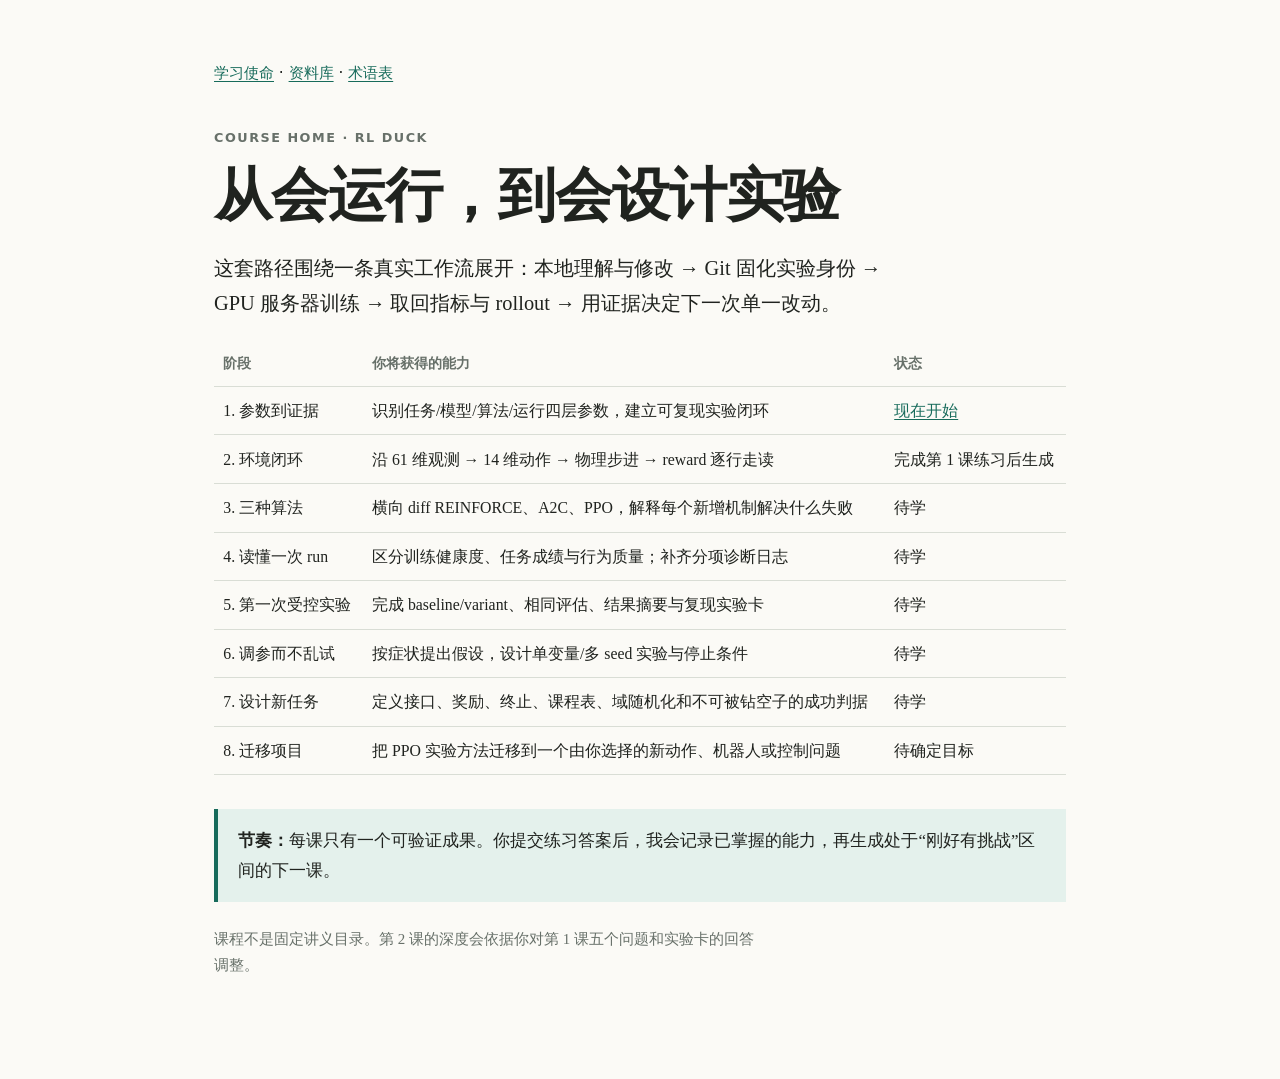
<file: lessons/index.html>
<!doctype html>
<html lang="zh-CN">
<head>
  <meta charset="utf-8">
  <meta name="viewport" content="width=device-width, initial-scale=1">
  <title>RL Duck 系统学习路径</title>
  <link rel="stylesheet" href="../assets/course.css">
</head>
<body>
  <nav><a href="../MISSION.md">学习使命</a> · <a href="../RESOURCES.md">资料库</a> · <a href="../reference/glossary.html">术语表</a></nav>
  <p class="kicker">Course home · RL Duck</p>
  <h1>从会运行，到会设计实验</h1>
  <p class="lead">这套路径围绕一条真实工作流展开：本地理解与修改 → Git 固化实验身份 → GPU 服务器训练 → 取回指标与 rollout → 用证据决定下一次单一改动。</p>

  <table>
    <thead><tr><th>阶段</th><th>你将获得的能力</th><th>状态</th></tr></thead>
    <tbody>
      <tr><td>1. 参数到证据</td><td>识别任务/模型/算法/运行四层参数，建立可复现实验闭环</td><td><a href="0001-trace-parameters-to-evidence.html">现在开始</a></td></tr>
      <tr><td>2. 环境闭环</td><td>沿 61 维观测 → 14 维动作 → 物理步进 → reward 逐行走读</td><td>完成第 1 课练习后生成</td></tr>
      <tr><td>3. 三种算法</td><td>横向 diff REINFORCE、A2C、PPO，解释每个新增机制解决什么失败</td><td>待学</td></tr>
      <tr><td>4. 读懂一次 run</td><td>区分训练健康度、任务成绩与行为质量；补齐分项诊断日志</td><td>待学</td></tr>
      <tr><td>5. 第一次受控实验</td><td>完成 baseline/variant、相同评估、结果摘要与复现实验卡</td><td>待学</td></tr>
      <tr><td>6. 调参而不乱试</td><td>按症状提出假设，设计单变量/多 seed 实验与停止条件</td><td>待学</td></tr>
      <tr><td>7. 设计新任务</td><td>定义接口、奖励、终止、课程表、域随机化和不可被钻空子的成功判据</td><td>待学</td></tr>
      <tr><td>8. 迁移项目</td><td>把 PPO 实验方法迁移到一个由你选择的新动作、机器人或控制问题</td><td>待确定目标</td></tr>
    </tbody>
  </table>

  <div class="callout"><strong>节奏：</strong>每课只有一个可验证成果。你提交练习答案后，我会记录已掌握的能力，再生成处于“刚好有挑战”区间的下一课。</div>
  <p class="small">课程不是固定讲义目录。第 2 课的深度会依据你对第 1 课五个问题和实验卡的回答调整。</p>
</body>
</html>
</file>
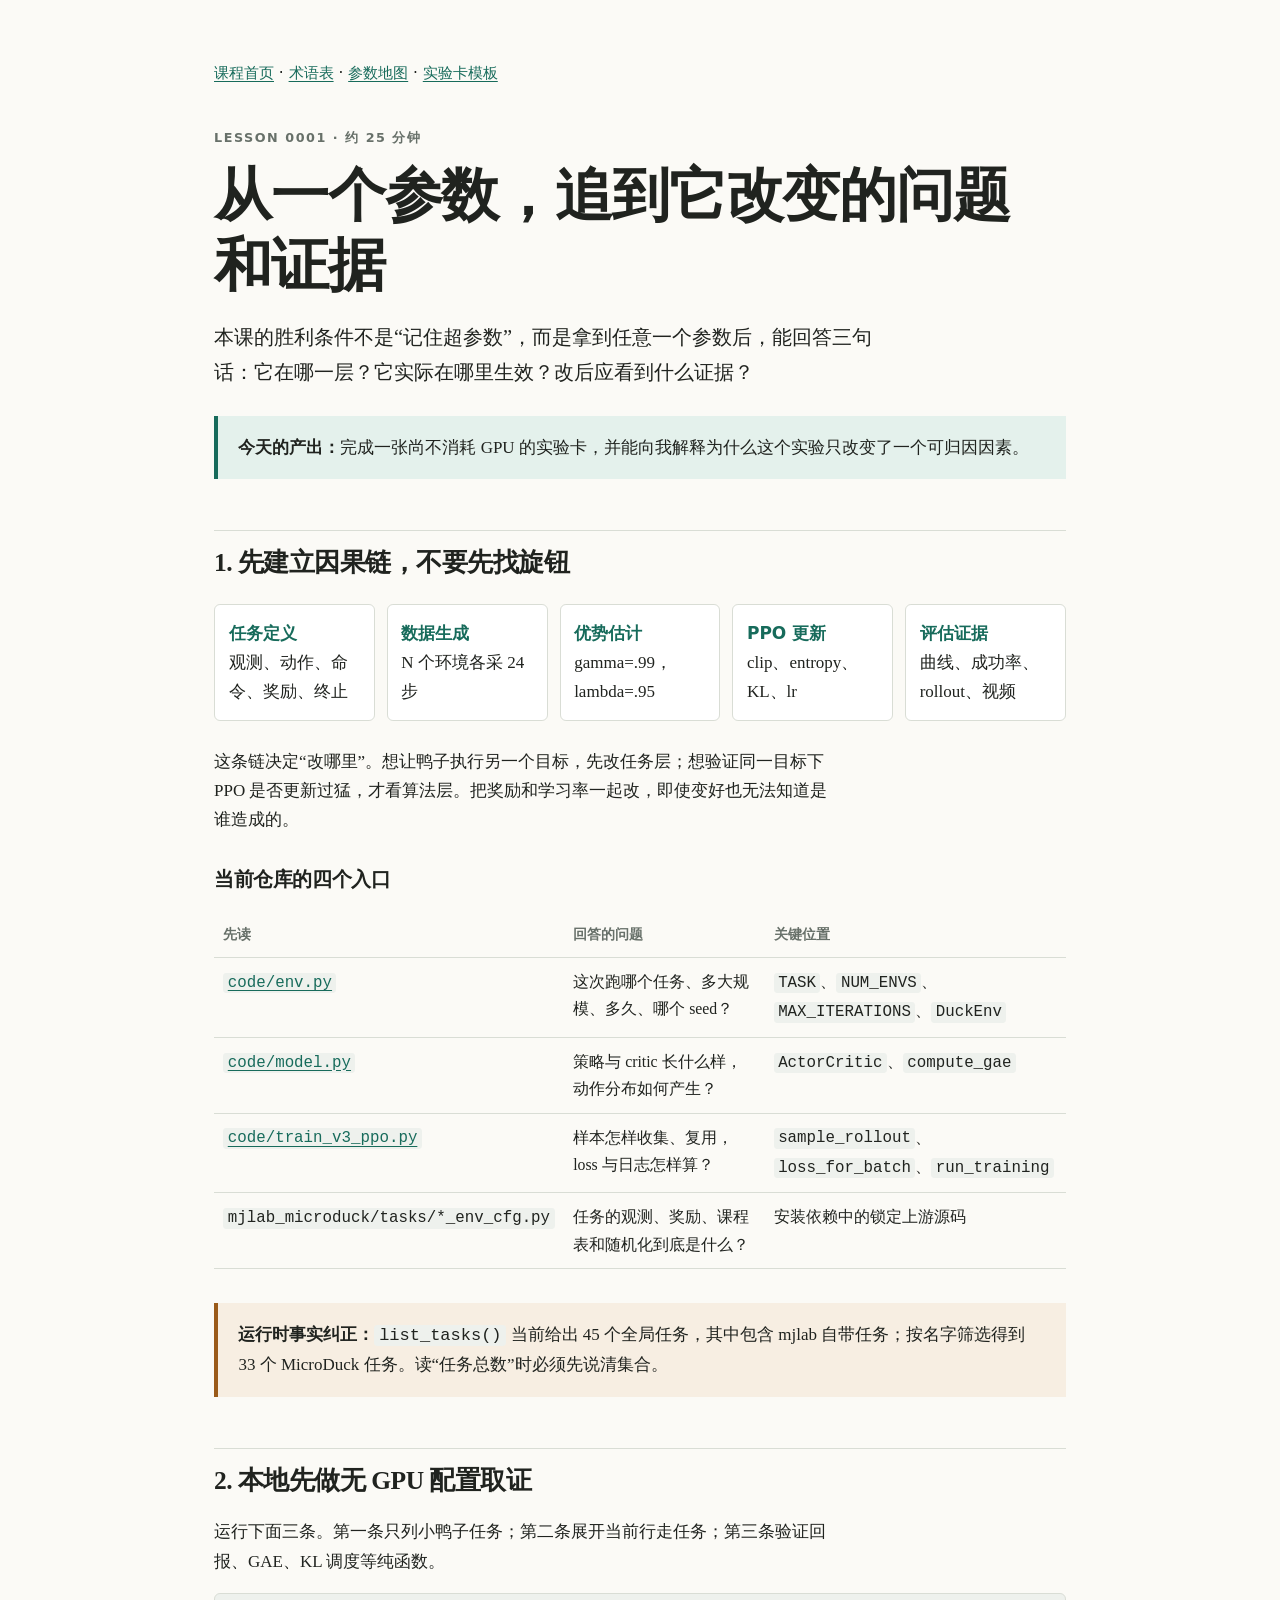
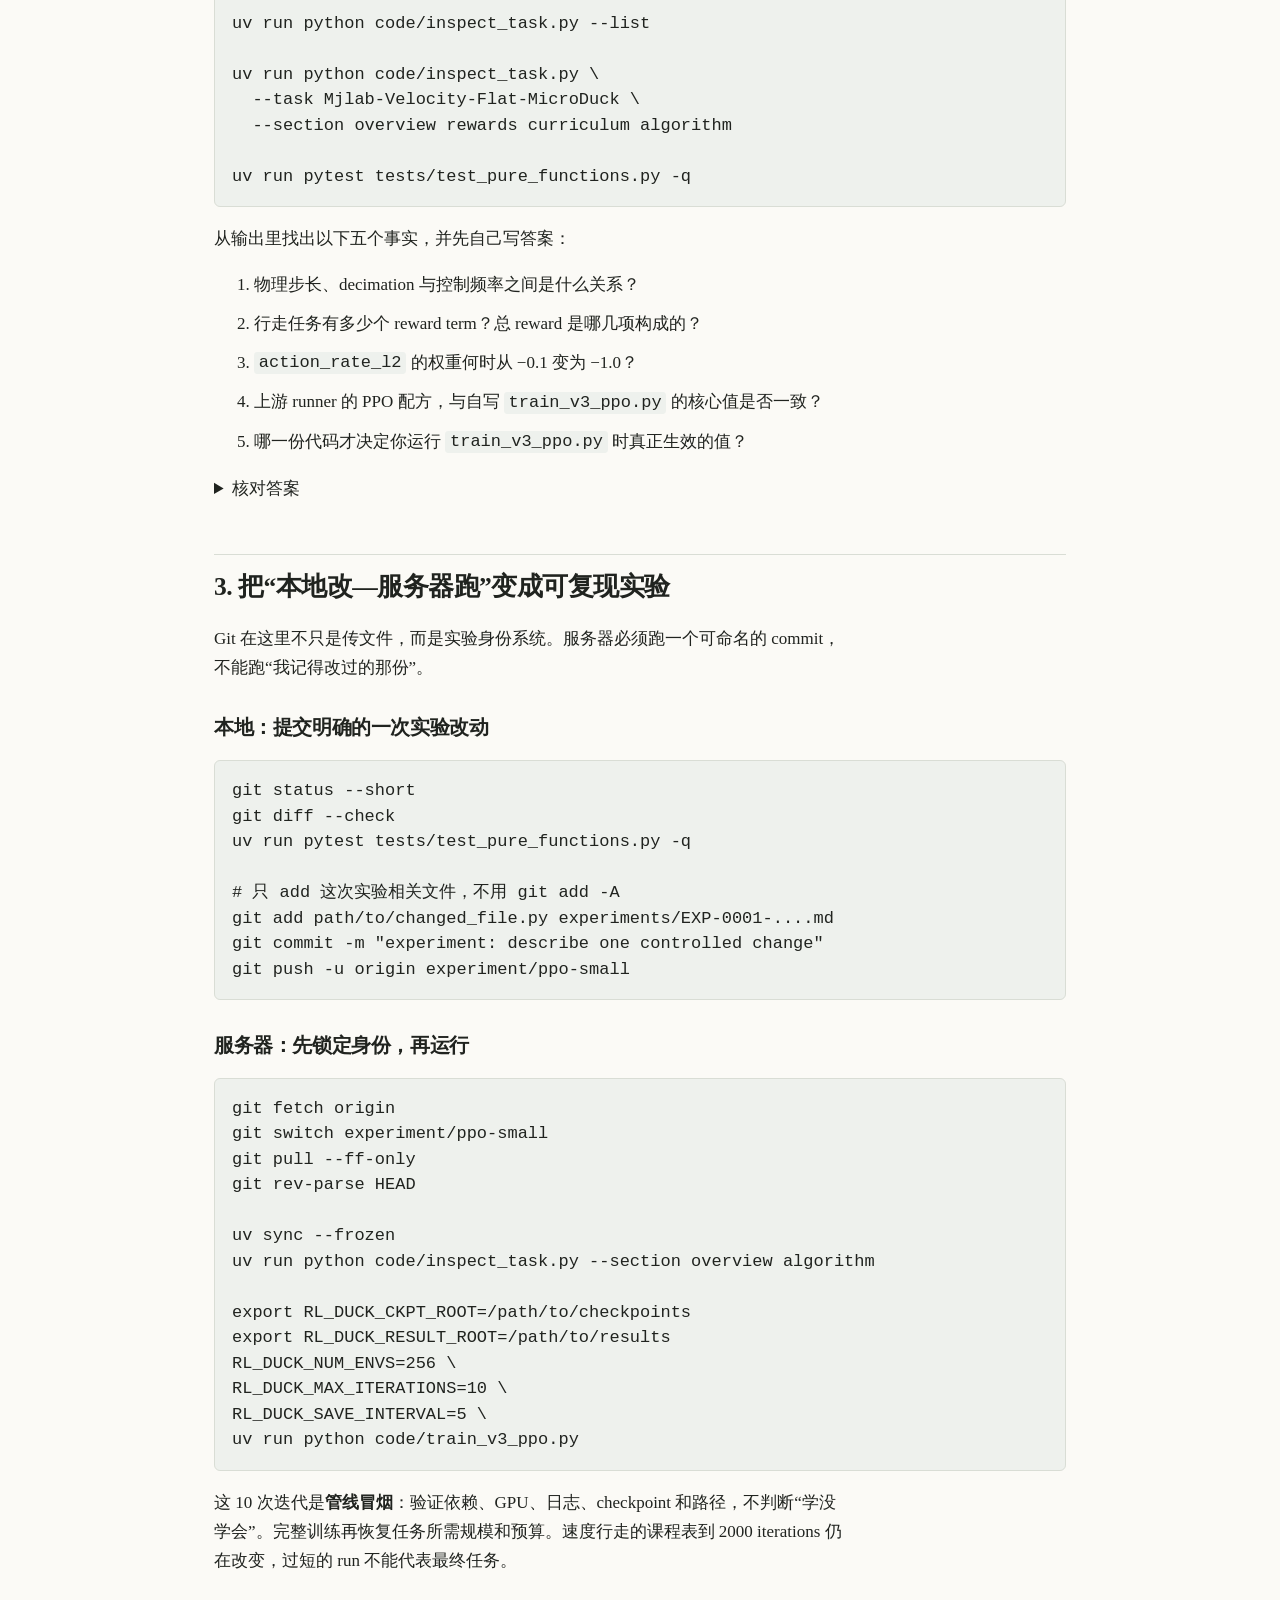
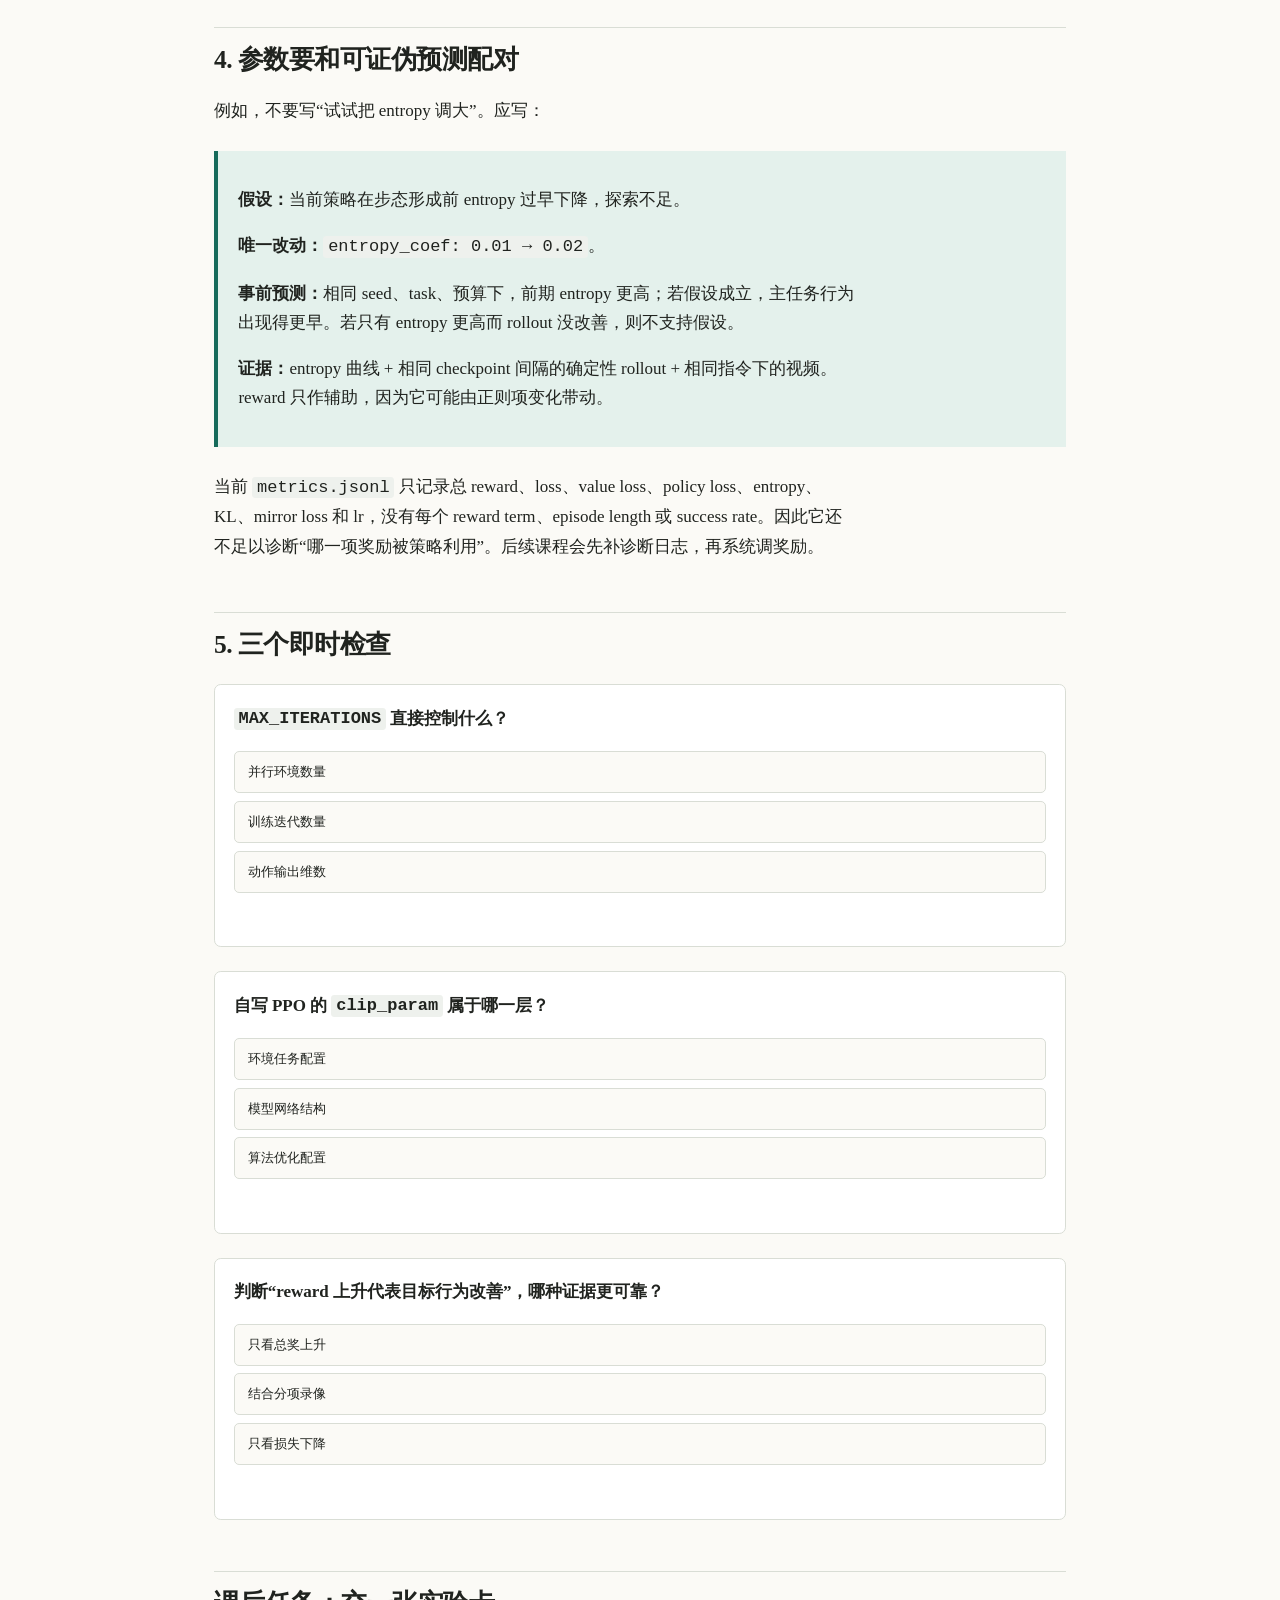
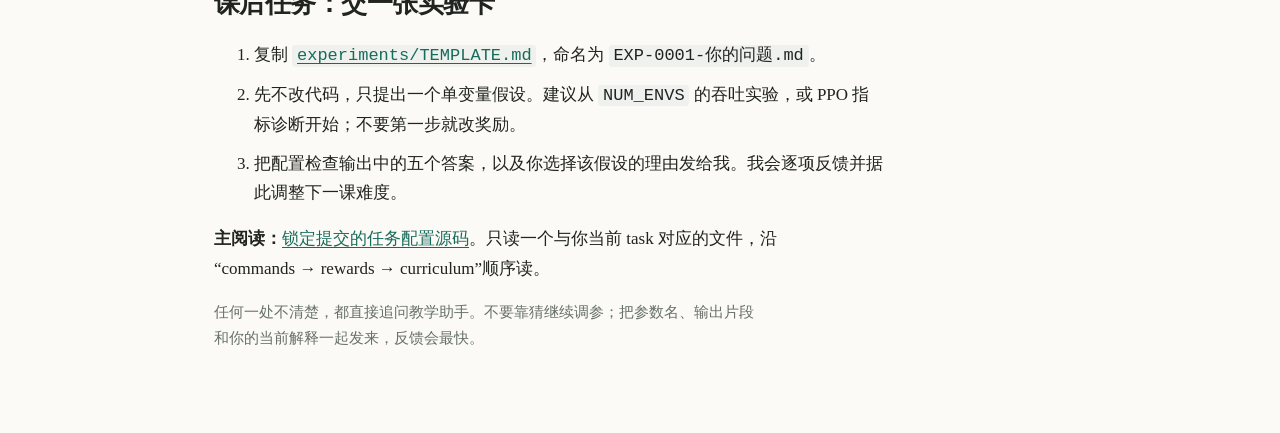
<file: lessons/0001-trace-parameters-to-evidence.html>
<!doctype html>
<html lang="zh-CN">
<head>
  <meta charset="utf-8">
  <meta name="viewport" content="width=device-width, initial-scale=1">
  <title>第 1 课：从参数追到实验问题与证据</title>
  <link rel="stylesheet" href="../assets/course.css">
</head>
<body>
  <nav><a href="index.html">课程首页</a> · <a href="../reference/glossary.html">术语表</a> · <a href="../reference/experiment-parameter-map.html">参数地图</a> · <a href="../experiments/TEMPLATE.md">实验卡模板</a></nav>
  <p class="kicker">Lesson 0001 · 约 25 分钟</p>
  <h1>从一个参数，追到它改变的问题和证据</h1>
  <p class="lead">本课的胜利条件不是“记住超参数”，而是拿到任意一个参数后，能回答三句话：它在哪一层？它实际在哪里生效？改后应看到什么证据？</p>

  <div class="callout"><strong>今天的产出：</strong>完成一张尚不消耗 GPU 的实验卡，并能向我解释为什么这个实验只改变了一个可归因因素。</div>

  <h2>1. 先建立因果链，不要先找旋钮</h2>
  <div class="flow" aria-label="实验因果链">
    <div><strong>任务定义</strong>观测、动作、命令、奖励、终止</div>
    <div><strong>数据生成</strong>N 个环境各采 24 步</div>
    <div><strong>优势估计</strong>gamma=.99，lambda=.95</div>
    <div><strong>PPO 更新</strong>clip、entropy、KL、lr</div>
    <div><strong>评估证据</strong>曲线、成功率、rollout、视频</div>
  </div>
  <p>这条链决定“改哪里”。想让鸭子执行另一个目标，先改任务层；想验证同一目标下 PPO 是否更新过猛，才看算法层。把奖励和学习率一起改，即使变好也无法知道是谁造成的。</p>

  <h3>当前仓库的四个入口</h3>
  <table>
    <thead><tr><th>先读</th><th>回答的问题</th><th>关键位置</th></tr></thead>
    <tbody>
      <tr><td><a href="../code/env.py"><code>code/env.py</code></a></td><td>这次跑哪个任务、多大规模、多久、哪个 seed？</td><td><code>TASK</code>、<code>NUM_ENVS</code>、<code>MAX_ITERATIONS</code>、<code>DuckEnv</code></td></tr>
      <tr><td><a href="../code/model.py"><code>code/model.py</code></a></td><td>策略与 critic 长什么样，动作分布如何产生？</td><td><code>ActorCritic</code>、<code>compute_gae</code></td></tr>
      <tr><td><a href="../code/train_v3_ppo.py"><code>code/train_v3_ppo.py</code></a></td><td>样本怎样收集、复用，loss 与日志怎样算？</td><td><code>sample_rollout</code>、<code>loss_for_batch</code>、<code>run_training</code></td></tr>
      <tr><td><code>mjlab_microduck/tasks/*_env_cfg.py</code></td><td>任务的观测、奖励、课程表和随机化到底是什么？</td><td>安装依赖中的锁定上游源码</td></tr>
    </tbody>
  </table>

  <div class="callout warning"><strong>运行时事实纠正：</strong><code>list_tasks()</code> 当前给出 45 个全局任务，其中包含 mjlab 自带任务；按名字筛选得到 33 个 MicroDuck 任务。读“任务总数”时必须先说清集合。</div>

  <h2>2. 本地先做无 GPU 配置取证</h2>
  <p>运行下面三条。第一条只列小鸭子任务；第二条展开当前行走任务；第三条验证回报、GAE、KL 调度等纯函数。</p>
  <pre><code>uv run python code/inspect_task.py --list

uv run python code/inspect_task.py \
  --task Mjlab-Velocity-Flat-MicroDuck \
  --section overview rewards curriculum algorithm

uv run pytest tests/test_pure_functions.py -q</code></pre>

  <p>从输出里找出以下五个事实，并先自己写答案：</p>
  <ol class="checklist">
    <li>物理步长、decimation 与控制频率之间是什么关系？</li>
    <li>行走任务有多少个 reward term？总 reward 是哪几项构成的？</li>
    <li><code>action_rate_l2</code> 的权重何时从 −0.1 变为 −1.0？</li>
    <li>上游 runner 的 PPO 配方，与自写 <code>train_v3_ppo.py</code> 的核心值是否一致？</li>
    <li>哪一份代码才决定你运行 <code>train_v3_ppo.py</code> 时真正生效的值？</li>
  </ol>
  <details><summary>核对答案</summary>
    <p>物理步长 0.005 s，decimation=4，所以控制周期 0.02 s、频率 50 Hz。行走任务当前 16 个 reward term。<code>action_rate_l2</code> 在 curriculum 中分阶段变化，到 1500×24 个环境控制步时为 −1.0。上游 PPO 配方与自写 PPO 的核心默认值目前对齐；但运行自写脚本时，真正生效的是 <code>train_v3_ppo.py</code> 调用链中的值。</p>
  </details>

  <h2>3. 把“本地改—服务器跑”变成可复现实验</h2>
  <p>Git 在这里不只是传文件，而是实验身份系统。服务器必须跑一个可命名的 commit，不能跑“我记得改过的那份”。</p>

  <h3>本地：提交明确的一次实验改动</h3>
  <pre><code>git status --short
git diff --check
uv run pytest tests/test_pure_functions.py -q

# 只 add 这次实验相关文件，不用 git add -A
git add path/to/changed_file.py experiments/EXP-0001-....md
git commit -m "experiment: describe one controlled change"
git push -u origin experiment/ppo-small</code></pre>

  <h3>服务器：先锁定身份，再运行</h3>
  <pre><code>git fetch origin
git switch experiment/ppo-small
git pull --ff-only
git rev-parse HEAD

uv sync --frozen
uv run python code/inspect_task.py --section overview algorithm

export RL_DUCK_CKPT_ROOT=/path/to/checkpoints
export RL_DUCK_RESULT_ROOT=/path/to/results
RL_DUCK_NUM_ENVS=256 \
RL_DUCK_MAX_ITERATIONS=10 \
RL_DUCK_SAVE_INTERVAL=5 \
uv run python code/train_v3_ppo.py</code></pre>
  <p>这 10 次迭代是<strong>管线冒烟</strong>：验证依赖、GPU、日志、checkpoint 和路径，不判断“学没学会”。完整训练再恢复任务所需规模和预算。速度行走的课程表到 2000 iterations 仍在改变，过短的 run 不能代表最终任务。</p>

  <h2>4. 参数要和可证伪预测配对</h2>
  <p>例如，不要写“试试把 entropy 调大”。应写：</p>
  <div class="callout">
    <p><strong>假设：</strong>当前策略在步态形成前 entropy 过早下降，探索不足。</p>
    <p><strong>唯一改动：</strong><code>entropy_coef: 0.01 → 0.02</code>。</p>
    <p><strong>事前预测：</strong>相同 seed、task、预算下，前期 entropy 更高；若假设成立，主任务行为出现得更早。若只有 entropy 更高而 rollout 没改善，则不支持假设。</p>
    <p><strong>证据：</strong>entropy 曲线 + 相同 checkpoint 间隔的确定性 rollout + 相同指令下的视频。reward 只作辅助，因为它可能由正则项变化带动。</p>
  </div>

  <p>当前 <code>metrics.jsonl</code> 只记录总 reward、loss、value loss、policy loss、entropy、KL、mirror loss 和 lr，没有每个 reward term、episode length 或 success rate。因此它还不足以诊断“哪一项奖励被策略利用”。后续课程会先补诊断日志，再系统调奖励。</p>

  <h2>5. 三个即时检查</h2>
  <div class="quiz">
    <p><code>MAX_ITERATIONS</code> 直接控制什么？</p>
    <button data-answer="wrong" data-why="它由 NUM_ENVS 控制。">并行环境数量</button>
    <button data-answer="correct" data-ok="对：它控制外层采样—更新循环次数。">训练迭代数量</button>
    <button data-answer="wrong" data-why="它由环境动作空间决定。">动作输出维数</button>
    <div class="feedback" aria-live="polite"></div>
  </div>

  <div class="quiz">
    <p>自写 PPO 的 <code>clip_param</code> 属于哪一层？</p>
    <button data-answer="wrong" data-why="奖励与终止才属于任务配置。">环境任务配置</button>
    <button data-answer="wrong" data-why="隐藏层与动作分布结构属于模型层。">模型网络结构</button>
    <button data-answer="correct" data-ok="对：它规定 PPO 如何限制策略更新。">算法优化配置</button>
    <div class="feedback" aria-live="polite"></div>
  </div>

  <div class="quiz">
    <p>判断“reward 上升代表目标行为改善”，哪种证据更可靠？</p>
    <button data-answer="wrong" data-why="总分可能由正则项或奖励漏洞推动。">只看总奖上升</button>
    <button data-answer="correct" data-ok="对：数值分项与可视行为需要相互印证。">结合分项录像</button>
    <button data-answer="wrong" data-why="loss 是优化量，不是任务成绩。">只看损失下降</button>
    <div class="feedback" aria-live="polite"></div>
  </div>

  <h2>课后任务：交一张实验卡</h2>
  <ol class="checklist">
    <li>复制 <a href="../experiments/TEMPLATE.md"><code>experiments/TEMPLATE.md</code></a>，命名为 <code>EXP-0001-你的问题.md</code>。</li>
    <li>先不改代码，只提出一个单变量假设。建议从 <code>NUM_ENVS</code> 的吞吐实验，或 PPO 指标诊断开始；不要第一步就改奖励。</li>
    <li>把配置检查输出中的五个答案，以及你选择该假设的理由发给我。我会逐项反馈并据此调整下一课难度。</li>
  </ol>

  <p><strong>主阅读：</strong><a href="https://github.com/pollen-robotics/microduck_rl/tree/5946fd9cdbc58956424420153e51975af3b30d77/src/mjlab_microduck/tasks">锁定提交的任务配置源码</a>。只读一个与你当前 task 对应的文件，沿“commands → rewards → curriculum”顺序读。</p>
  <p class="small">任何一处不清楚，都直接追问教学助手。不要靠猜继续调参；把参数名、输出片段和你的当前解释一起发来，反馈会最快。</p>

  <script src="../assets/quiz.js"></script>
</body>
</html>
</file>
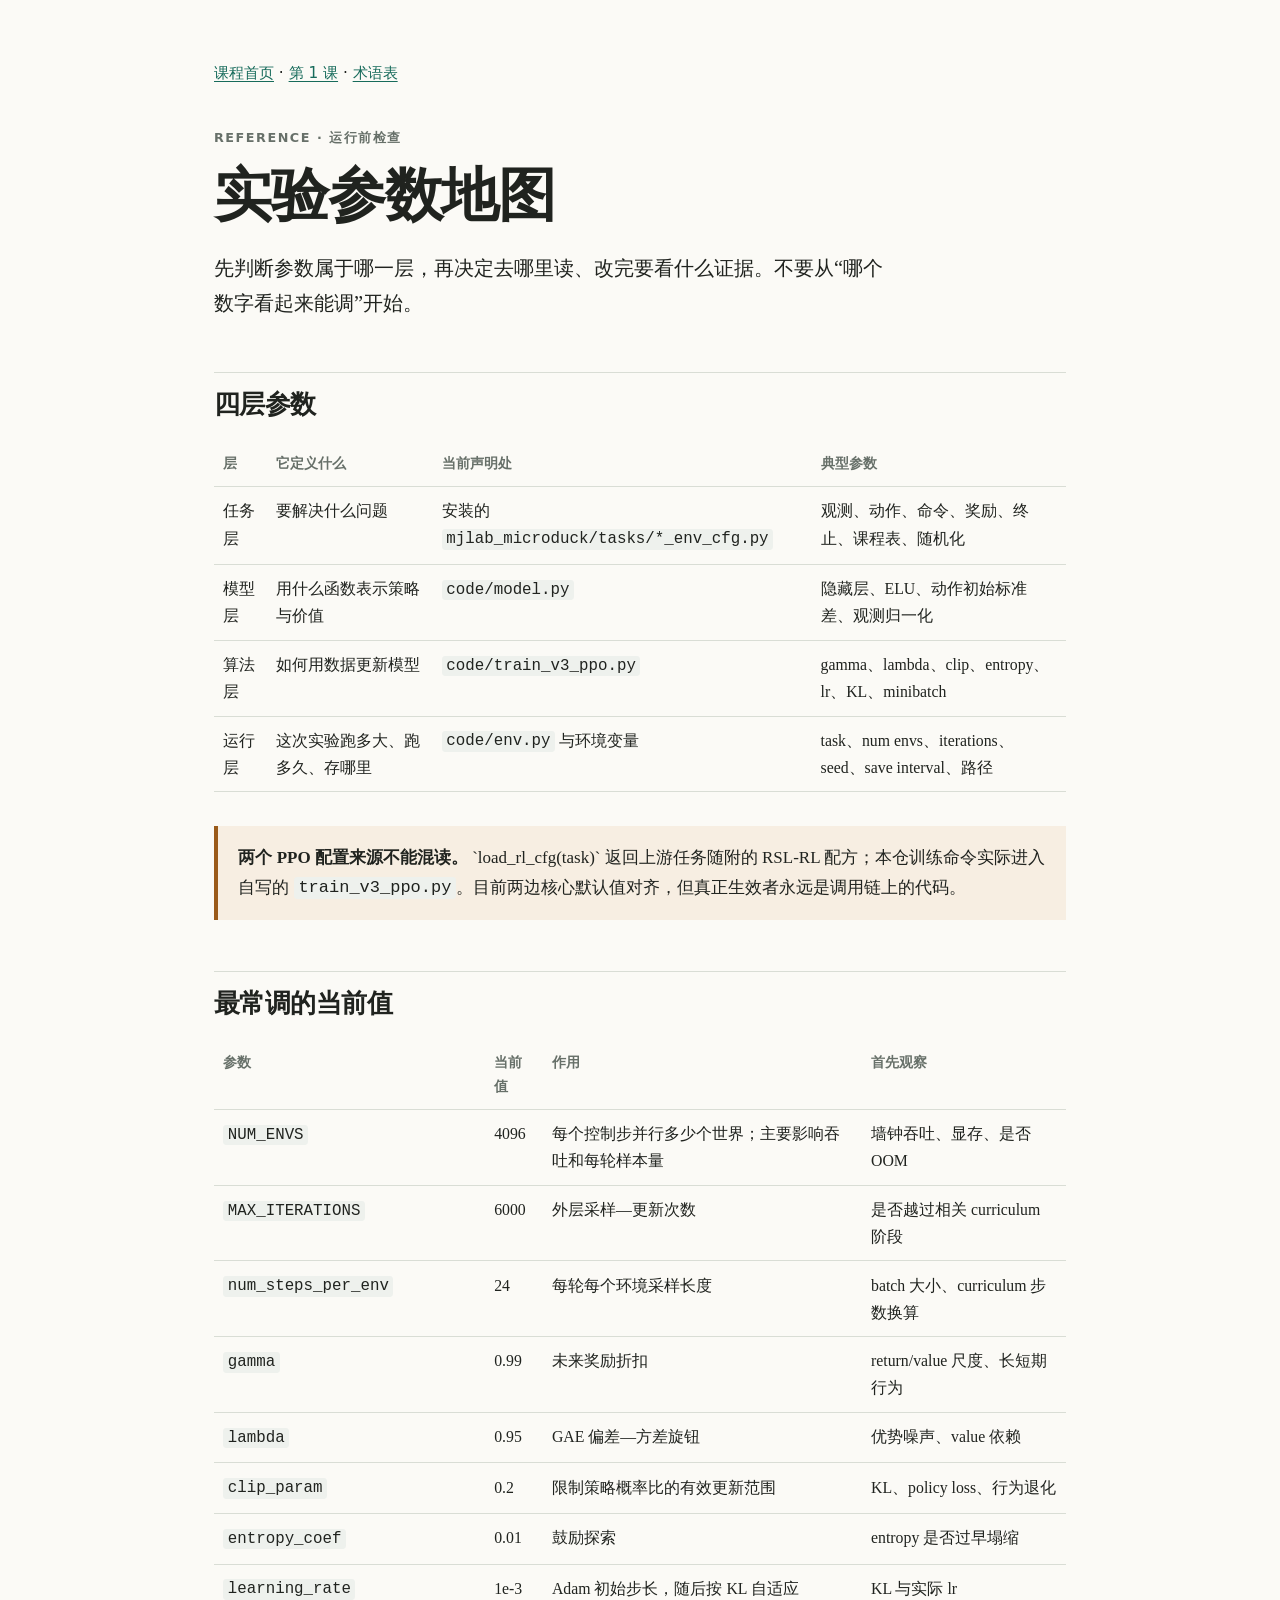
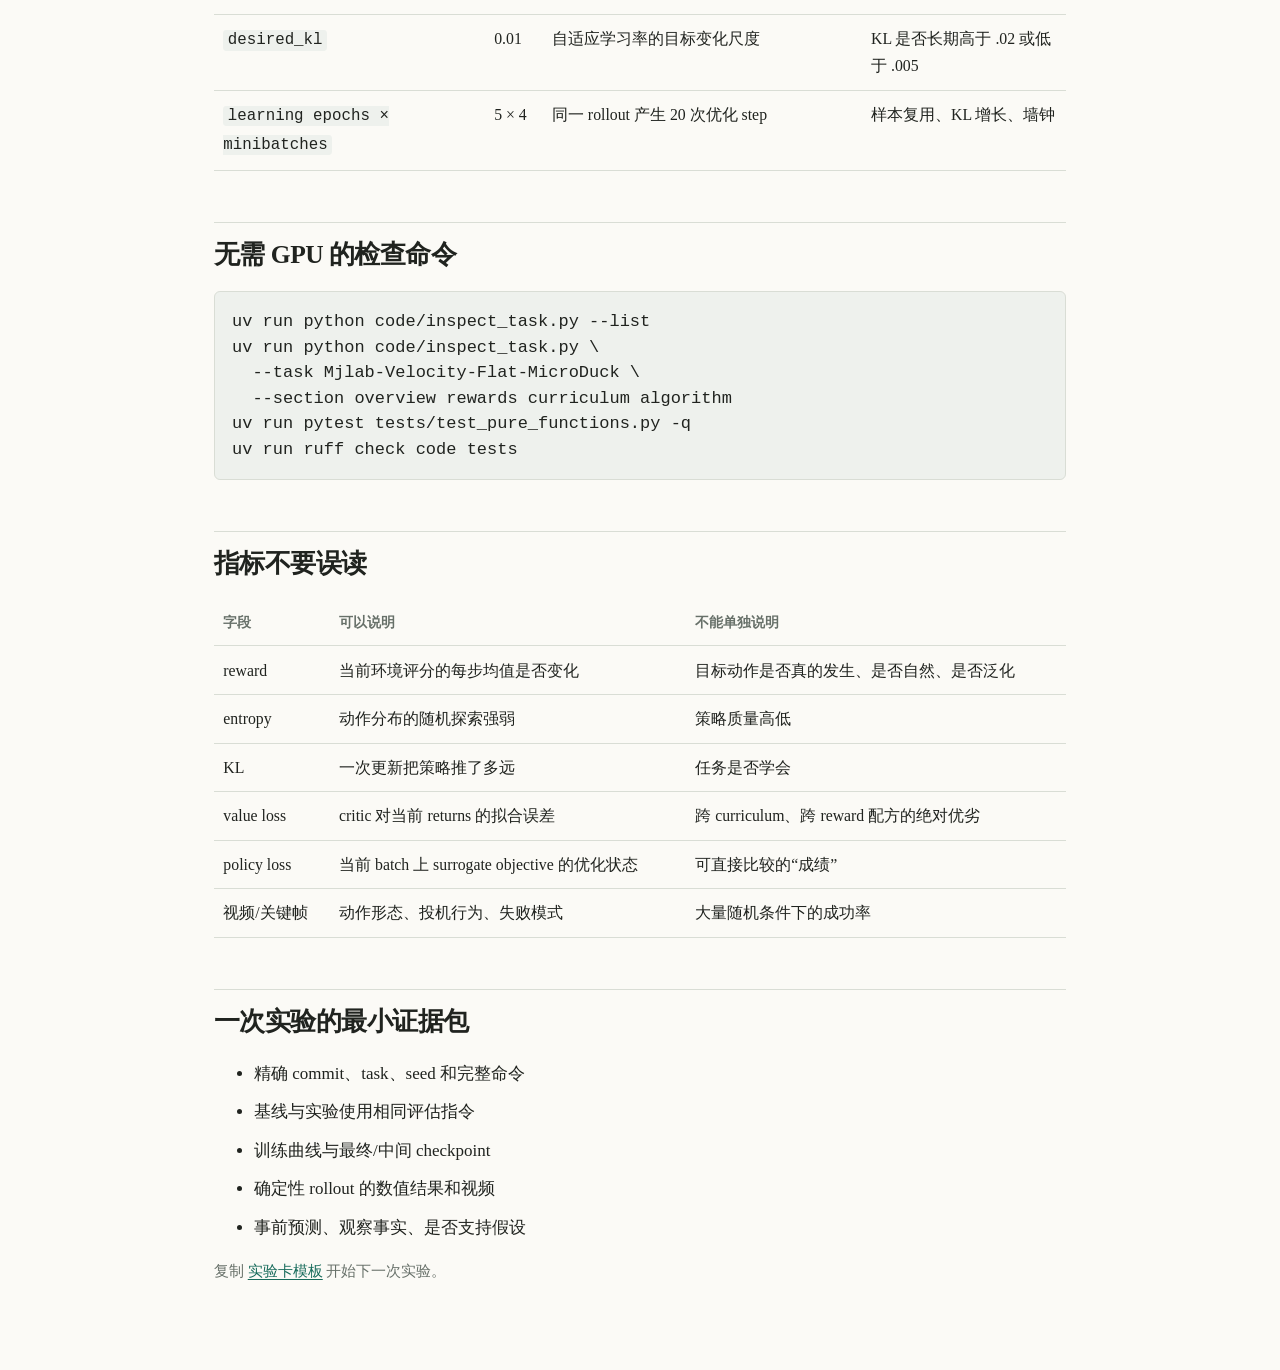
<file: reference/experiment-parameter-map.html>
<!doctype html>
<html lang="zh-CN">
<head>
  <meta charset="utf-8">
  <meta name="viewport" content="width=device-width, initial-scale=1">
  <title>RL Duck 实验参数地图</title>
  <link rel="stylesheet" href="../assets/course.css">
</head>
<body>
  <nav><a href="../lessons/index.html">课程首页</a> · <a href="../lessons/0001-trace-parameters-to-evidence.html">第 1 课</a> · <a href="glossary.html">术语表</a></nav>
  <p class="kicker">Reference · 运行前检查</p>
  <h1>实验参数地图</h1>
  <p class="lead">先判断参数属于哪一层，再决定去哪里读、改完要看什么证据。不要从“哪个数字看起来能调”开始。</p>

  <h2>四层参数</h2>
  <table>
    <thead><tr><th>层</th><th>它定义什么</th><th>当前声明处</th><th>典型参数</th></tr></thead>
    <tbody>
      <tr><td>任务层</td><td>要解决什么问题</td><td>安装的 <code>mjlab_microduck/tasks/*_env_cfg.py</code></td><td>观测、动作、命令、奖励、终止、课程表、随机化</td></tr>
      <tr><td>模型层</td><td>用什么函数表示策略与价值</td><td><code>code/model.py</code></td><td>隐藏层、ELU、动作初始标准差、观测归一化</td></tr>
      <tr><td>算法层</td><td>如何用数据更新模型</td><td><code>code/train_v3_ppo.py</code></td><td>gamma、lambda、clip、entropy、lr、KL、minibatch</td></tr>
      <tr><td>运行层</td><td>这次实验跑多大、跑多久、存哪里</td><td><code>code/env.py</code> 与环境变量</td><td>task、num envs、iterations、seed、save interval、路径</td></tr>
    </tbody>
  </table>

  <div class="callout warning"><strong>两个 PPO 配置来源不能混读。</strong> `load_rl_cfg(task)` 返回上游任务随附的 RSL-RL 配方；本仓训练命令实际进入自写的 <code>train_v3_ppo.py</code>。目前两边核心默认值对齐，但真正生效者永远是调用链上的代码。</div>

  <h2>最常调的当前值</h2>
  <table>
    <thead><tr><th>参数</th><th>当前值</th><th>作用</th><th>首先观察</th></tr></thead>
    <tbody>
      <tr><td><code>NUM_ENVS</code></td><td>4096</td><td>每个控制步并行多少个世界；主要影响吞吐和每轮样本量</td><td>墙钟吞吐、显存、是否 OOM</td></tr>
      <tr><td><code>MAX_ITERATIONS</code></td><td>6000</td><td>外层采样—更新次数</td><td>是否越过相关 curriculum 阶段</td></tr>
      <tr><td><code>num_steps_per_env</code></td><td>24</td><td>每轮每个环境采样长度</td><td>batch 大小、curriculum 步数换算</td></tr>
      <tr><td><code>gamma</code></td><td>0.99</td><td>未来奖励折扣</td><td>return/value 尺度、长短期行为</td></tr>
      <tr><td><code>lambda</code></td><td>0.95</td><td>GAE 偏差—方差旋钮</td><td>优势噪声、value 依赖</td></tr>
      <tr><td><code>clip_param</code></td><td>0.2</td><td>限制策略概率比的有效更新范围</td><td>KL、policy loss、行为退化</td></tr>
      <tr><td><code>entropy_coef</code></td><td>0.01</td><td>鼓励探索</td><td>entropy 是否过早塌缩</td></tr>
      <tr><td><code>learning_rate</code></td><td>1e-3</td><td>Adam 初始步长，随后按 KL 自适应</td><td>KL 与实际 lr</td></tr>
      <tr><td><code>desired_kl</code></td><td>0.01</td><td>自适应学习率的目标变化尺度</td><td>KL 是否长期高于 .02 或低于 .005</td></tr>
      <tr><td><code>learning epochs × minibatches</code></td><td>5 × 4</td><td>同一 rollout 产生 20 次优化 step</td><td>样本复用、KL 增长、墙钟</td></tr>
    </tbody>
  </table>

  <h2>无需 GPU 的检查命令</h2>
  <pre><code>uv run python code/inspect_task.py --list
uv run python code/inspect_task.py \
  --task Mjlab-Velocity-Flat-MicroDuck \
  --section overview rewards curriculum algorithm
uv run pytest tests/test_pure_functions.py -q
uv run ruff check code tests</code></pre>

  <h2>指标不要误读</h2>
  <table>
    <thead><tr><th>字段</th><th>可以说明</th><th>不能单独说明</th></tr></thead>
    <tbody>
      <tr><td>reward</td><td>当前环境评分的每步均值是否变化</td><td>目标动作是否真的发生、是否自然、是否泛化</td></tr>
      <tr><td>entropy</td><td>动作分布的随机探索强弱</td><td>策略质量高低</td></tr>
      <tr><td>KL</td><td>一次更新把策略推了多远</td><td>任务是否学会</td></tr>
      <tr><td>value loss</td><td>critic 对当前 returns 的拟合误差</td><td>跨 curriculum、跨 reward 配方的绝对优劣</td></tr>
      <tr><td>policy loss</td><td>当前 batch 上 surrogate objective 的优化状态</td><td>可直接比较的“成绩”</td></tr>
      <tr><td>视频/关键帧</td><td>动作形态、投机行为、失败模式</td><td>大量随机条件下的成功率</td></tr>
    </tbody>
  </table>

  <h2>一次实验的最小证据包</h2>
  <ul class="checklist">
    <li>精确 commit、task、seed 和完整命令</li>
    <li>基线与实验使用相同评估指令</li>
    <li>训练曲线与最终/中间 checkpoint</li>
    <li>确定性 rollout 的数值结果和视频</li>
    <li>事前预测、观察事实、是否支持假设</li>
  </ul>
  <p class="small">复制 <a href="../experiments/TEMPLATE.md">实验卡模板</a> 开始下一次实验。</p>
</body>
</html>
</file>
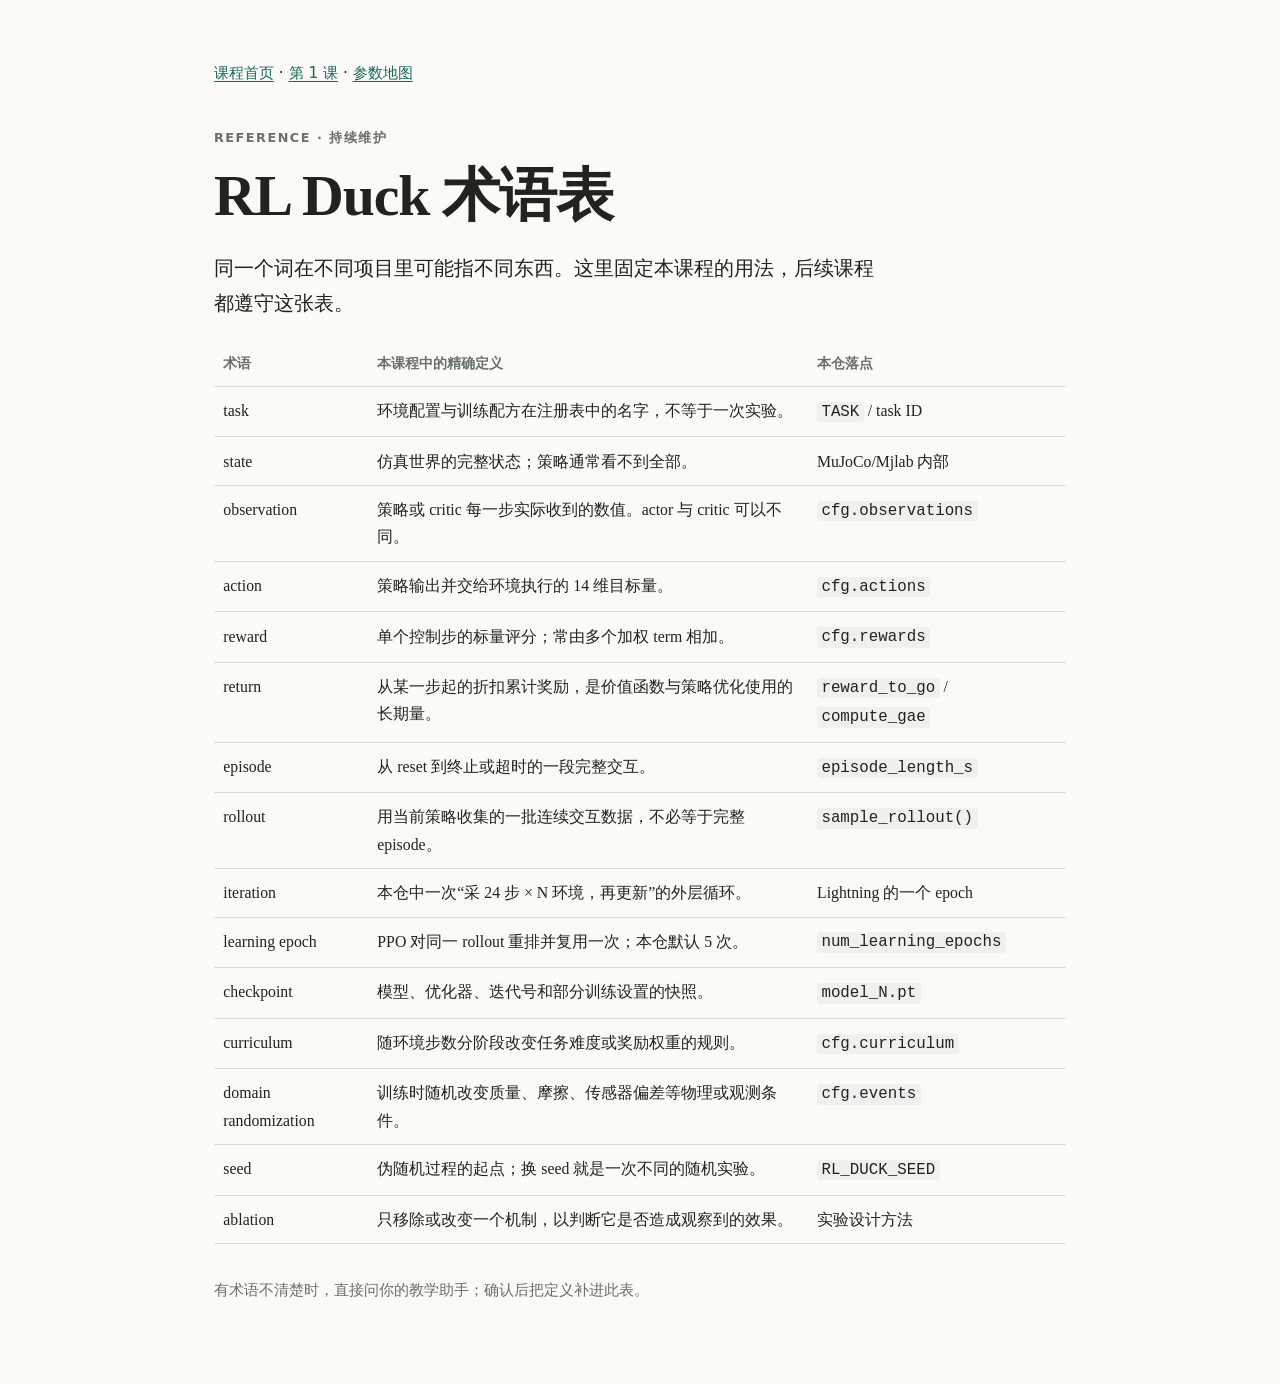
<file: reference/glossary.html>
<!doctype html>
<html lang="zh-CN">
<head>
  <meta charset="utf-8">
  <meta name="viewport" content="width=device-width, initial-scale=1">
  <title>RL Duck 术语表</title>
  <link rel="stylesheet" href="../assets/course.css">
</head>
<body>
  <nav><a href="../lessons/index.html">课程首页</a> · <a href="../lessons/0001-trace-parameters-to-evidence.html">第 1 课</a> · <a href="experiment-parameter-map.html">参数地图</a></nav>
  <p class="kicker">Reference · 持续维护</p>
  <h1>RL Duck 术语表</h1>
  <p class="lead">同一个词在不同项目里可能指不同东西。这里固定本课程的用法，后续课程都遵守这张表。</p>
  <table>
    <thead><tr><th>术语</th><th>本课程中的精确定义</th><th>本仓落点</th></tr></thead>
    <tbody>
      <tr><td>task</td><td>环境配置与训练配方在注册表中的名字，不等于一次实验。</td><td><code>TASK</code> / task ID</td></tr>
      <tr><td>state</td><td>仿真世界的完整状态；策略通常看不到全部。</td><td>MuJoCo/Mjlab 内部</td></tr>
      <tr><td>observation</td><td>策略或 critic 每一步实际收到的数值。actor 与 critic 可以不同。</td><td><code>cfg.observations</code></td></tr>
      <tr><td>action</td><td>策略输出并交给环境执行的 14 维目标量。</td><td><code>cfg.actions</code></td></tr>
      <tr><td>reward</td><td>单个控制步的标量评分；常由多个加权 term 相加。</td><td><code>cfg.rewards</code></td></tr>
      <tr><td>return</td><td>从某一步起的折扣累计奖励，是价值函数与策略优化使用的长期量。</td><td><code>reward_to_go</code> / <code>compute_gae</code></td></tr>
      <tr><td>episode</td><td>从 reset 到终止或超时的一段完整交互。</td><td><code>episode_length_s</code></td></tr>
      <tr><td>rollout</td><td>用当前策略收集的一批连续交互数据，不必等于完整 episode。</td><td><code>sample_rollout()</code></td></tr>
      <tr><td>iteration</td><td>本仓中一次“采 24 步 × N 环境，再更新”的外层循环。</td><td>Lightning 的一个 epoch</td></tr>
      <tr><td>learning epoch</td><td>PPO 对同一 rollout 重排并复用一次；本仓默认 5 次。</td><td><code>num_learning_epochs</code></td></tr>
      <tr><td>checkpoint</td><td>模型、优化器、迭代号和部分训练设置的快照。</td><td><code>model_N.pt</code></td></tr>
      <tr><td>curriculum</td><td>随环境步数分阶段改变任务难度或奖励权重的规则。</td><td><code>cfg.curriculum</code></td></tr>
      <tr><td>domain randomization</td><td>训练时随机改变质量、摩擦、传感器偏差等物理或观测条件。</td><td><code>cfg.events</code></td></tr>
      <tr><td>seed</td><td>伪随机过程的起点；换 seed 就是一次不同的随机实验。</td><td><code>RL_DUCK_SEED</code></td></tr>
      <tr><td>ablation</td><td>只移除或改变一个机制，以判断它是否造成观察到的效果。</td><td>实验设计方法</td></tr>
    </tbody>
  </table>
  <p class="small">有术语不清楚时，直接问你的教学助手；确认后把定义补进此表。</p>
</body>
</html>
</file>
<file: assets/course.css>
:root {
  --paper: #fbfaf6;
  --ink: #20231f;
  --muted: #677069;
  --line: #d9ddd5;
  --accent: #176b5b;
  --accent-soft: #e4f1ec;
  --warn: #9a5a19;
  --code: #eef1ed;
}
* { box-sizing: border-box; }
html { font-size: 17px; background: var(--paper); color: var(--ink); }
body {
  max-width: 980px;
  margin: 0 auto;
  padding: 3.5rem 5vw 5rem;
  font-family: ui-serif, "Noto Serif CJK SC", "Source Han Serif SC", Georgia, serif;
  line-height: 1.72;
}
h1, h2, h3 { line-height: 1.2; letter-spacing: -.02em; }
h1 { font-size: clamp(2rem, 5vw, 3.4rem); margin: 0 0 .8rem; }
h2 { margin-top: 3rem; border-top: 1px solid var(--line); padding-top: 1rem; }
h3 { margin-top: 2rem; }
p, li { max-width: 74ch; }
a { color: var(--accent); text-underline-offset: .18em; }
.kicker, .meta { color: var(--muted); font-family: ui-sans-serif, system-ui, sans-serif; }
.kicker { text-transform: uppercase; letter-spacing: .12em; font-weight: 700; font-size: .75rem; }
.meta { font-size: .92rem; }
.lead { font-size: 1.2rem; max-width: 66ch; }
.callout {
  margin: 1.5rem 0;
  padding: 1rem 1.2rem;
  border-left: .28rem solid var(--accent);
  background: var(--accent-soft);
}
.warning { border-left-color: var(--warn); background: #f7eee2; }
code, pre { font-family: ui-monospace, "SFMono-Regular", Consolas, monospace; }
code { background: var(--code); padding: .08em .28em; border-radius: .2rem; }
pre {
  overflow-x: auto;
  padding: 1rem;
  border: 1px solid var(--line);
  background: var(--code);
  border-radius: .35rem;
  line-height: 1.5;
}
pre code { padding: 0; background: transparent; }
table { width: 100%; border-collapse: collapse; margin: 1.2rem 0 2rem; font-size: .93rem; }
th, td { text-align: left; vertical-align: top; padding: .6rem .55rem; border-bottom: 1px solid var(--line); }
th { font-family: ui-sans-serif, system-ui, sans-serif; font-size: .82rem; color: var(--muted); }
.flow { display: grid; grid-template-columns: repeat(auto-fit, minmax(135px, 1fr)); gap: .7rem; margin: 1.5rem 0; }
.flow div { border: 1px solid var(--line); padding: .8rem; border-radius: .35rem; background: white; }
.flow strong { display: block; color: var(--accent); font-family: ui-sans-serif, system-ui, sans-serif; }
.quiz { margin: 1.4rem 0; padding: 1.1rem; border: 1px solid var(--line); border-radius: .4rem; background: white; }
.quiz p { margin-top: 0; font-weight: 700; }
.quiz button {
  display: block;
  width: 100%;
  margin: .45rem 0;
  padding: .65rem .8rem;
  text-align: left;
  border: 1px solid var(--line);
  border-radius: .3rem;
  background: var(--paper);
  color: var(--ink);
  cursor: pointer;
}
.quiz button:hover { border-color: var(--accent); }
.quiz button.correct { background: var(--accent-soft); border-color: var(--accent); }
.quiz button.wrong { background: #f7e8e5; border-color: #a8483c; }
.feedback { min-height: 1.6em; color: var(--muted); }
.checklist li { margin-bottom: .55rem; }
.small { font-size: .88rem; color: var(--muted); }
nav { margin-bottom: 2.4rem; font-family: ui-sans-serif, system-ui, sans-serif; font-size: .9rem; }

@media print {
  html { background: white; font-size: 10.5pt; }
  body { max-width: none; padding: 0; }
  nav, .quiz button { display: none; }
  h2, h3, table, pre, .callout { break-inside: avoid; }
  a { color: inherit; text-decoration: none; }
  a[href^="http"]::after { content: " (" attr(href) ")"; font-size: 8pt; color: #555; }
}
</file>
